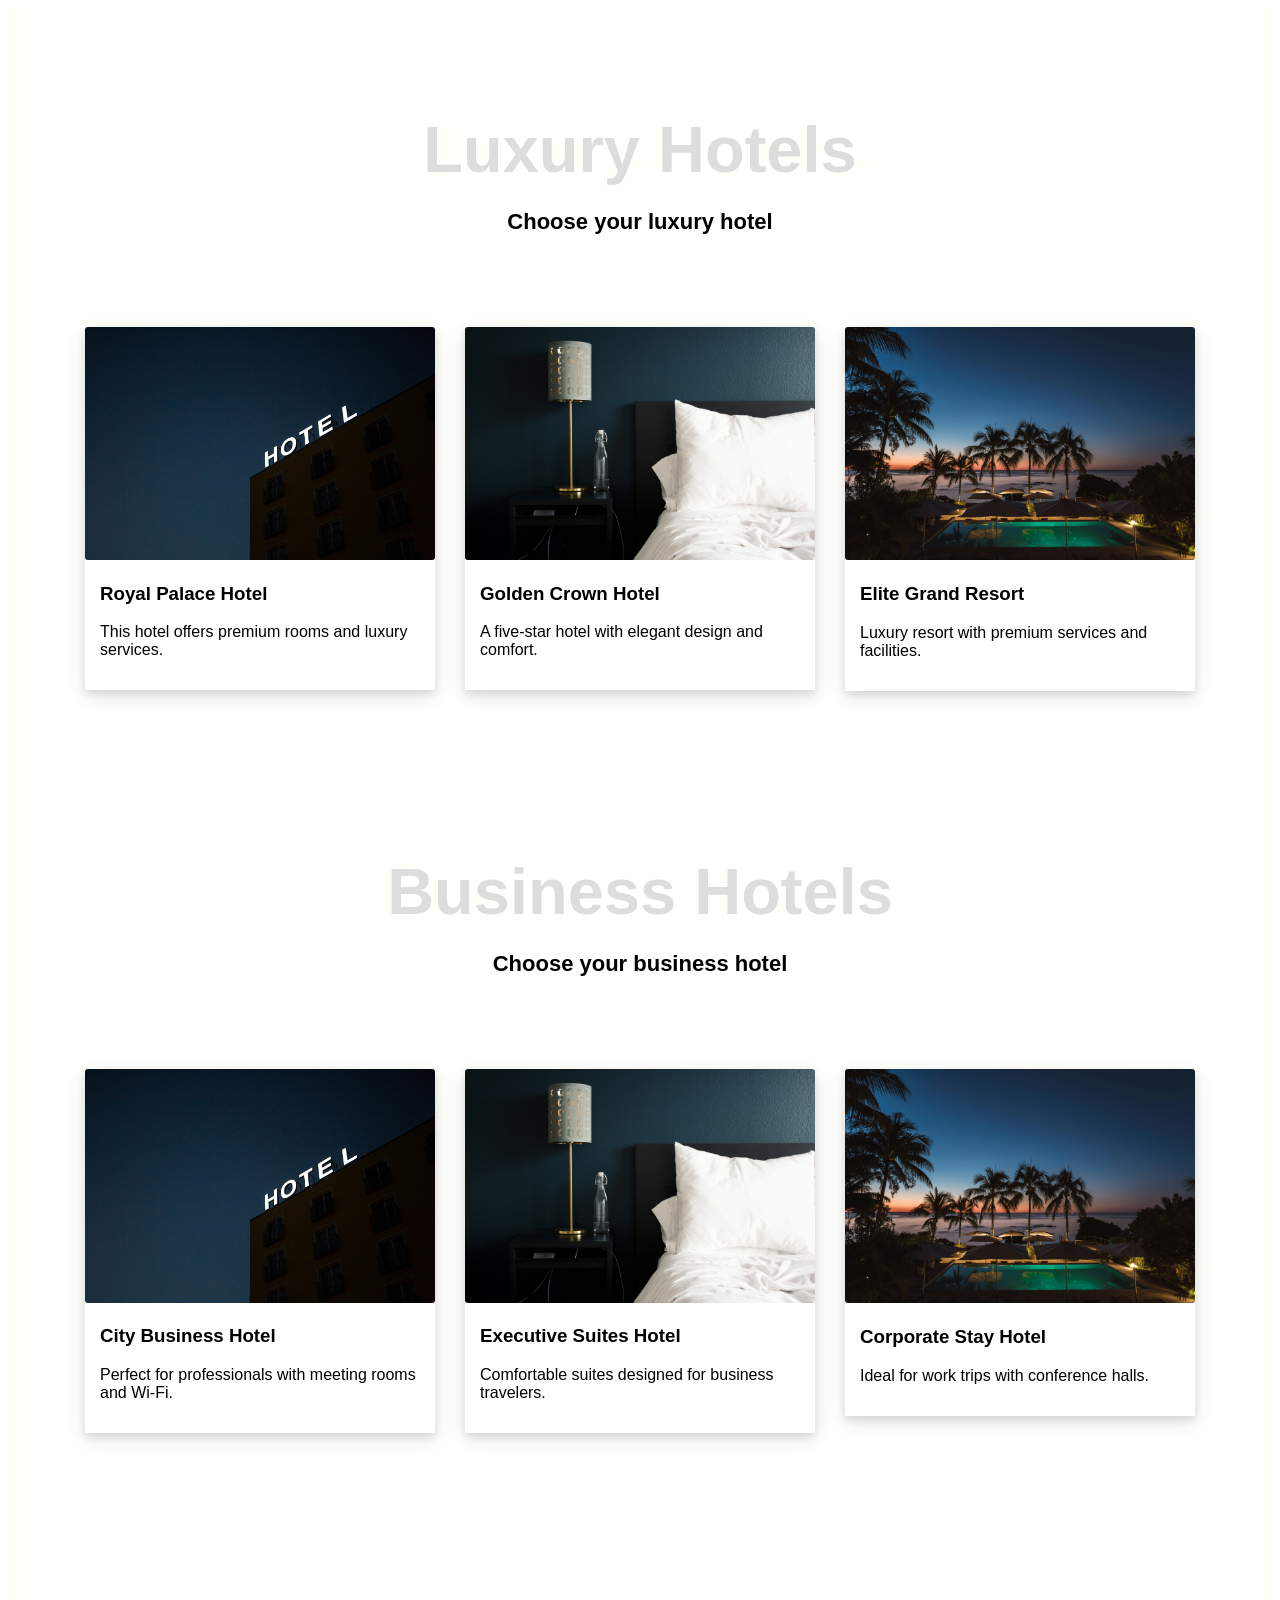
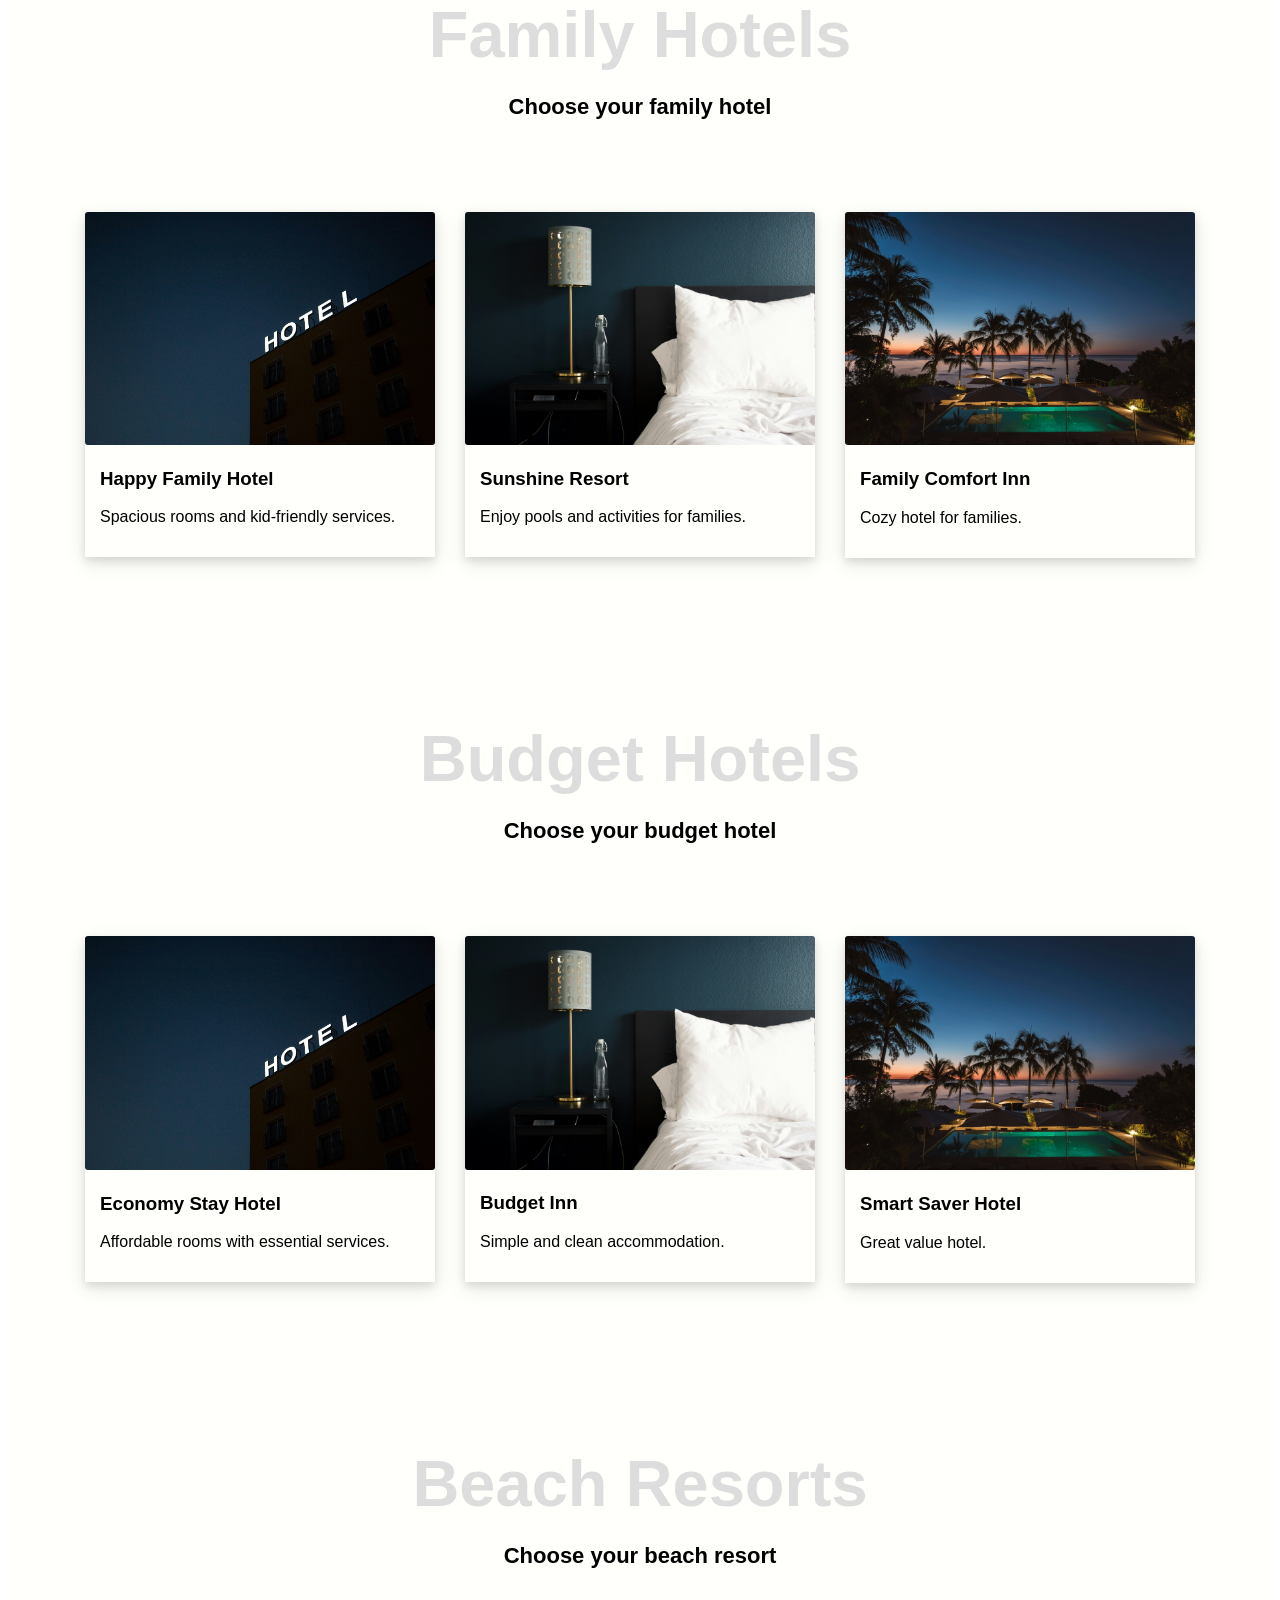
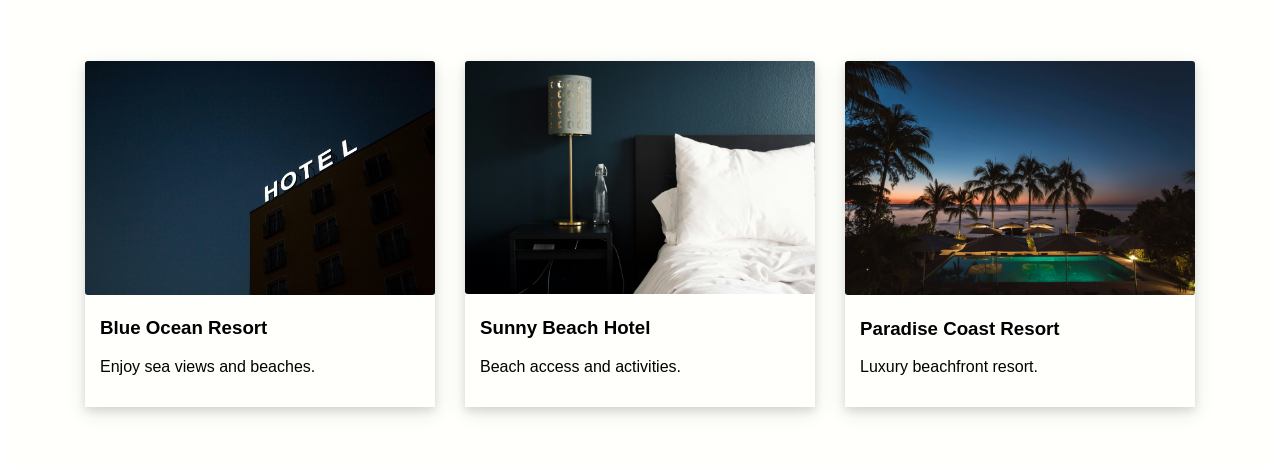
<file: hotels.html>
<!DOCTYPE html>
<html lang="en">
<head>
    <meta charset="UTF-8">
    <meta name="viewport" content="width=device-width, initial-scale=1.0">
    <title>Hotels</title>

    <link rel="stylesheet" href="css/HOTEL.css">
</head>
<body>


<div class="featurs-3">
    <div class="container">
        <h1 class="pro"> Luxury Hotels </h1>
        <p class="pro-1"><b>Choose your luxury hotel</b></p>
        <div class="protoflio">

            <a href="rooms.html?hotel=Royal Palace Hotel" style="text-decoration:none; color:inherit;">
                <div class="feat-1">
                    <img src="images/marten-bjork-n_IKQDCyrG0-unsplash.jpg" class="one">
                    <div class="text">
                        <h3>Royal Palace Hotel</h3>
                        <p>This hotel offers premium rooms and luxury services.</p>
                    </div>
                </div>
            </a>

            <a href="rooms.html?hotel=Golden Crown Hotel" style="text-decoration:none; color:inherit;">
                <div class="feat-1">
                    <img src="images/rhema-kallianpur-uocSnWMhnAs-unsplash.jpg" class="one">
                    <div class="text">
                        <h3>Golden Crown Hotel</h3>
                        <p>A five-star hotel with elegant design and comfort.</p>
                    </div>
                </div>
            </a>

            <a href="rooms.html?hotel=Elite Grand Resort" style="text-decoration:none; color:inherit;">
                <div class="feat-1">
                    <img src="images/jorg-angeli-1tyuLfDOnG0-unsplash.jpg" class="one">
                    <div class="text">
                        <h3>Elite Grand Resort</h3>
                        <p>Luxury resort with premium services and facilities.</p>
                    </div>
                </div>
            </a>

        </div>
    </div>
</div>



<div class="featurs-3">
    <div class="container">
        <h1 class="pro"> Business Hotels </h1>
        <p class="pro-1"><b>Choose your business hotel</b></p>
        <div class="protoflio">

            <a href="rooms.html?hotel=City Business Hotel" style="text-decoration:none; color:inherit;">
                <div class="feat-1">
                    <img src="images/marten-bjork-n_IKQDCyrG0-unsplash.jpg" class="one">
                    <div class="text">
                        <h3>City Business Hotel</h3>
                        <p>Perfect for professionals with meeting rooms and Wi-Fi.</p>
                    </div>
                </div>
            </a>

            <a href="rooms.html?hotel=Executive Suites Hotel" style="text-decoration:none; color:inherit;">
                <div class="feat-1">
                    <img src="images/rhema-kallianpur-uocSnWMhnAs-unsplash.jpg" class="one">
                    <div class="text">
                        <h3>Executive Suites Hotel</h3>
                        <p>Comfortable suites designed for business travelers.</p>
                    </div>
                </div>
            </a>

            <a href="rooms.html?hotel=Corporate Stay Hotel" style="text-decoration:none; color:inherit;">
                <div class="feat-1">
                    <img src="images/jorg-angeli-1tyuLfDOnG0-unsplash.jpg" class="one">
                    <div class="text">
                        <h3>Corporate Stay Hotel</h3>
                        <p>Ideal for work trips with conference halls.</p>
                    </div>
                </div>
            </a>

        </div>
    </div>
</div>



<div class="featurs-3">
    <div class="container">
        <h1 class="pro"> Family Hotels </h1>
        <p class="pro-1"><b>Choose your family hotel</b></p>
        <div class="protoflio">

            <a href="rooms.html?hotel=Happy Family Hotel" style="text-decoration:none; color:inherit;">
                <div class="feat-1">
                    <img src="images/marten-bjork-n_IKQDCyrG0-unsplash.jpg" class="one">
                    <div class="text">
                        <h3>Happy Family Hotel</h3>
                        <p>Spacious rooms and kid-friendly services.</p>
                    </div>
                </div>
            </a>

            <a href="rooms.html?hotel=Sunshine Resort" style="text-decoration:none; color:inherit;">
                <div class="feat-1">
                    <img src="images/rhema-kallianpur-uocSnWMhnAs-unsplash.jpg" class="one">
                    <div class="text">
                        <h3>Sunshine Resort</h3>
                        <p>Enjoy pools and activities for families.</p>
                    </div>
                </div>
            </a>

            <a href="rooms.html?hotel=Family Comfort Inn" style="text-decoration:none; color:inherit;">
                <div class="feat-1">
                    <img src="images/jorg-angeli-1tyuLfDOnG0-unsplash.jpg" class="one">
                    <div class="text">
                        <h3>Family Comfort Inn</h3>
                        <p>Cozy hotel for families.</p>
                    </div>
                </div>
            </a>

        </div>
    </div>
</div>



<div class="featurs-3">
    <div class="container">
        <h1 class="pro"> Budget Hotels </h1>
        <p class="pro-1"><b>Choose your budget hotel</b></p>
        <div class="protoflio">

            <a href="rooms.html?hotel=Economy Stay Hotel" style="text-decoration:none; color:inherit;">
                <div class="feat-1">
                    <img src="images/marten-bjork-n_IKQDCyrG0-unsplash.jpg" class="one">
                    <div class="text">
                        <h3>Economy Stay Hotel</h3>
                        <p>Affordable rooms with essential services.</p>
                    </div>
                </div>
            </a>

            <a href="rooms.html?hotel=Budget Inn" style="text-decoration:none; color:inherit;">
                <div class="feat-1">
                    <img src="images/rhema-kallianpur-uocSnWMhnAs-unsplash.jpg" class="one">
                    <div class="text">
                        <h3>Budget Inn</h3>
                        <p>Simple and clean accommodation.</p>
                    </div>
                </div>
            </a>

            <a href="rooms.html?hotel=Smart Saver Hotel" style="text-decoration:none; color:inherit;">
                <div class="feat-1">
                    <img src="images/jorg-angeli-1tyuLfDOnG0-unsplash.jpg" class="one">
                    <div class="text">
                        <h3>Smart Saver Hotel</h3>
                        <p>Great value hotel.</p>
                    </div>
                </div>
            </a>

        </div>
    </div>
</div>



<div class="featurs-3">
    <div class="container">
        <h1 class="pro"> Beach Resorts </h1>
        <p class="pro-1"><b>Choose your beach resort</b></p>
        <div class="protoflio">

            <a href="rooms.html?hotel=Blue Ocean Resort" style="text-decoration:none; color:inherit;">
                <div class="feat-1">
                    <img src="images/marten-bjork-n_IKQDCyrG0-unsplash.jpg" class="one">
                    <div class="text">
                        <h3>Blue Ocean Resort</h3>
                        <p>Enjoy sea views and beaches.</p>
                    </div>
                </div>
            </a>

            <a href="rooms.html?hotel=Sunny Beach Hotel" style="text-decoration:none; color:inherit;">
                <div class="feat-1">
                    <img src="images/rhema-kallianpur-uocSnWMhnAs-unsplash.jpg" class="one">
                    <div class="text">
                        <h3>Sunny Beach Hotel</h3>
                        <p>Beach access and activities.</p>
                    </div>
                </div>
            </a>

            <a href="rooms.html?hotel=Paradise Coast Resort" style="text-decoration:none; color:inherit;">
                <div class="feat-1">
                    <img src="images/jorg-angeli-1tyuLfDOnG0-unsplash.jpg" class="one">
                    <div class="text">
                        <h3>Paradise Coast Resort</h3>
                        <p>Luxury beachfront resort.</p>
                    </div>
                </div>
            </a>

        </div>
    </div>
</div>

</body>
</html>
</file>
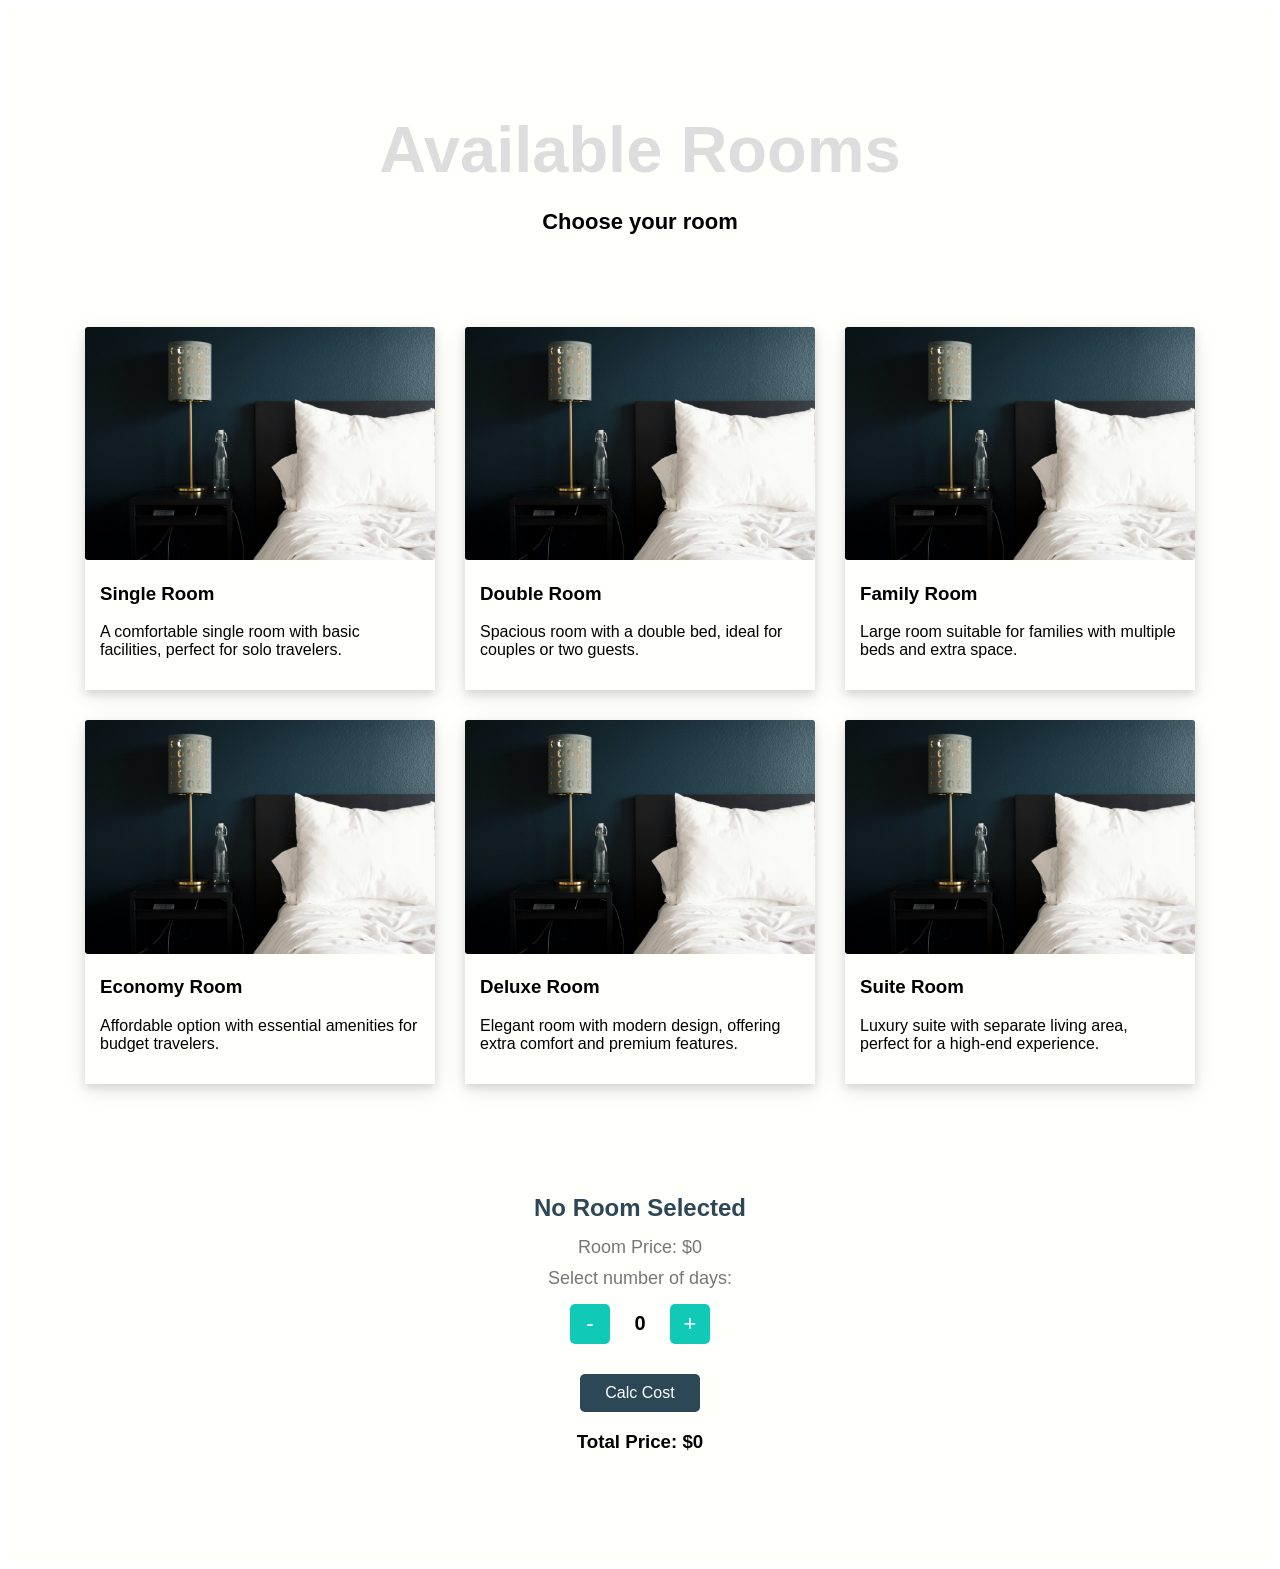
<file: rooms.html>
<!DOCTYPE html>
<html lang="en">
<head>
    <meta charset="UTF-8">
    <meta name="viewport" content="width=device-width, initial-scale=1.0">
    <title>Rooms</title>

    <link rel="stylesheet" href="css/HOTEL.css">
</head>

<body>

<div class="featurs-3">
    <div class="container">
        <h1 class="pro" id="title"> Available Rooms </h1>
        <p class="pro-1"><b>Choose your room</b></p>

        <div class="protoflio">

            <div class="feat-1">
                <img src="images/rhema-kallianpur-uocSnWMhnAs-unsplash.jpg" class="one">
                <div class="text">
                    <h3>Single Room</h3>
                    <p>A comfortable single room with basic facilities, perfect for solo travelers.</p>
                </div>
            </div> 

            <div class="feat-1">
                <img src="images/rhema-kallianpur-uocSnWMhnAs-unsplash.jpg" class="one">
                <div class="text">
                    <h3>Double Room</h3>
                    <p>Spacious room with a double bed, ideal for couples or two guests.</p>
                </div>
            </div>

            <div class="feat-1">
                <img src="images/rhema-kallianpur-uocSnWMhnAs-unsplash.jpg" class="one">
                <div class="text">
                    <h3>Family Room</h3>
                    <p>Large room suitable for families with multiple beds and extra space.</p>
                </div>
            </div>

            <div class="feat-1">
                <img src="images/rhema-kallianpur-uocSnWMhnAs-unsplash.jpg" class="one">
                <div class="text">
                    <h3>Economy Room</h3>
                    <p>Affordable option with essential amenities for budget travelers.</p>
                </div>
            </div>

            <div class="feat-1">
                <img src="images/rhema-kallianpur-uocSnWMhnAs-unsplash.jpg" class="one">
                <div class="text">
                    <h3>Deluxe Room</h3>
                    <p>Elegant room with modern design, offering extra comfort and premium features.</p>
                </div>
            </div>

            <div class="feat-1">
                <img src="images/rhema-kallianpur-uocSnWMhnAs-unsplash.jpg" class="one">
                <div class="text">
                    <h3>Suite Room</h3>
                    <p>Luxury suite with separate living area, perfect for a high-end experience.</p>
                </div>
            </div>

        </div>

        <div class="booking-box">

            <h2 id="roomName">No Room Selected</h2>

            <p>Room Price: $<span id="price">0</span></p>

            <p>Select number of days:</p>

            <div class="counter">
                <button onclick="decrease()">-</button>
                <span id="days">0</span>
                <button onclick="increase()">+</button>
            </div>

            <button onclick="calc()" class="calc-btn">Calc Cost</button>

            <h3>Total Price: $<span id="total">0</span></h3>

        </div>

    </div>
</div>

<script>
const params = new URLSearchParams(window.location.search);
const hotelName = params.get("hotel");

if (hotelName) {
    document.getElementById("title").innerText = "Available Rooms at " + hotelName;
}
</script>

<script>
let price = 0;
let days = 0;

document.querySelectorAll(".feat-1").forEach(room => {
    room.onclick = function () {

        document.querySelectorAll(".feat-1").forEach(r => r.classList.remove("active"));
        this.classList.add("active");

        let name = this.querySelector("h3").innerText;

        if (name === "Single Room") price = 50;
        else if (name === "Double Room") price = 80;
        else if (name === "Family Room") price = 120;
        else if (name === "Economy Room") price = 40;
        else if (name === "Deluxe Room") price = 150;
        else if (name === "Suite Room") price = 200;

        document.getElementById("roomName").innerText = name;
        document.getElementById("price").innerText = price;

        days = 0;
        document.getElementById("days").innerText = 0;
        document.getElementById("total").innerText = 0;
    }
});

function increase() {
    days++;
    document.getElementById("days").innerText = days;
}

function decrease() {
    if (days > 0) days--;
    document.getElementById("days").innerText = days;
}

function calc() {
    if (price === 0) {
        alert("Please select a room first");
        return;
    }

    document.getElementById("total").innerText = days * price;
}
</script>

</body>
</html>
</file>
<file: css/HOTEL.css>
* {
    -webkit-box-sizing: border-box;
    -moz-box-sizing: border-box;
    box-sizing: border-box;
}
:root {
    --main-color: #10CAB7;
    --sec-color: #2c4755;
}
body {
    font-family: "Work Sans", sans-serif;
}
/* Global Rules */
.container {
    padding-left: 15px;
    padding-right: 15px;
    margin-left: auto;
    margin-right: auto;
}
/* Small */
@media (min-width: 768px) {
    .container {
        width: 750px;
    }
}
/* Medium */
@media (min-width: 992px) {
    .container {
        width: 970px;
    }
/* Large */
}
@media (min-width: 1200px) {
    .container {
        width: 1170px;
    }
}
/* Start Header */
.header {
    padding: 20px;
}
.header .container {
    display: flex;
    justify-content: space-between;
    align-items: center;
    
}
.header .logo {
    width: 60px;
}
.header .links {
    position: relative;
}
.header .links .icon span:nth-child(2):hover {
    width: 100%;
}
.header .links .icon {
    width: 30px;
    display: flex;
    flex-wrap: wrap;
    justify-content: flex-end;
}
.header .links .icon span {
    background-color: #333;
    height: 2px;
    border-radius: 5px;
    margin-bottom: 5px;
}
.header .links .icon span:first-child {
    width: 100%;
}
.header .links .icon span:nth-child(2) {
    width: 60%;
    transition: 0.3s;
}
.header .links .icon span:last-child {
    width: 100%;
}
.header .links ul {
    list-style: none;
    margin: 0px;
    padding: 0px;
    position: absolute;
    right: 0;
    min-width: 200px;
    background-color: #eee;
    border-radius: 2px;
    top: calc(100% + 15px);
    display: none;
    z-index: 1;
}
.header .links ul {
    display: none;
}

.header .links ul.show {
    display: block;
}
.header .links ul::before{
    content: "";
    border-width: 10px;
    border-color: transparent transparent #eee transparent;
    border-style: solid;
    position: absolute;
    right:5px;
    top: -20px;
}
.header .links ul li a{
    text-decoration: none;
    padding: 15px;
    color: #333;
    display: block;
    transition: 0.3s;
    font-weight: bold;
}
.header .links ul li a:hover{
    padding-left: 20px;
}
.header .links ul li:not(:last-child) a{
    border-bottom: 2px solid #ddd;
}   
/* End Header */

/* Start Landing */
.landing {
    background-image: url('../images/structure-abstract-background-with-copy-space.jpg');
    background-size: cover;
    /* background-position-y: -38px; */
    height: calc(100vh - 32px);
    position: relative;
}
.landing .intro-text {
    position: absolute;
    top: 50%;
    left: 50%;
    transform: translate(-50% , -50%);
    text-align: center;
    width: 320px;
    max-width: 100%;
}
.landing .intro-text h1{
    margin: 0;
    position: absolute;
    color: var(--main-color);
    font-size: 50px;
    top: -65px;
    animation-name: example;
    animation-duration: 3s;
    animation-iteration-count: infinite;
    animation-timing-function: linear;
}
@keyframes example {
    0% {
        margin-bottom: 0;
        font-size: 50px;
    }
    50% {
        margin-bottom: 30px;
        font-size: 53px;
    }
    100% {
        margin-bottom: 0;
        font-size: 50px;
    }
}
.landing .intro-text p{
    position: absolute;
    font-size: 19px;
    line-height: 1.8;
}
/* End Landing */

/* Start featurs-1 */
.featurs {
    padding-top: 60px;
    padding-bottom: 60px;
    background-color: #fffffc;
    position: relative;
}
.featurs .container{
    display: grid;
    grid-template-columns: repeat(auto-fit ,minmax(300px ,350px));
    justify-content: center;
    gap: 20px;
}
.featurs .feat{
    padding: 20px;
    text-align: center;
    box-shadow: 0 4px 8px 0 rgba(0, 0, 0, 0.1), 0 6px 20px 0 rgba(0, 0, 0, 0.1);
}
.featurs .feat i{
    font-size: 50px;
    padding-bottom: 18px;
    color: var(--main-color);
    transition: 0.8s;
}
.featurs .feat i:hover{
    font-size: 60px;
}
.featurs .feat p{
    line-height: 1.8;
    color: #777;
    font-size: 17px;
}
.featurs .feat h3{
    font-weight: 800;
}
/* End Featurs-1*/

/* Start Featurs-2*/
.featurs-2
{
    padding-top: 60px;
    padding-bottom: 60px;
    background-color: #fffffc;
}
.featurs-2 .services-content {
    display: grid;
    grid-template-columns: repeat(auto-fill ,minmax(300px ,1fr));
    grid-gap: 30px;
}
.special {
    color: #ddd;
    font-size: 65px;
    text-align: center;
    margin-bottom: 0;
}
.special-1 {
    text-align: center;
    font-size: 22px;
    padding-bottom: 100px;
}
.back {
    width: 70.5%;
}
.featurs-2 .content {
    padding-top: 0;
}
.featurs-2 .services-content .content-3 .images {
text-align: center;
position: relative;
z-index: 2;
}
.featurs-2 .services-content .content-3 .images::before {
    content: "";
    position: absolute;
    background-color: var(--sec-color);
    width: 100px;
    height: calc(100% + 60px);
    top: -35px;
    right: 15px;
    z-index: -1;
}
@media (max-width: 1199px) {
    .featurs-2 .services-content .content-3 .images {
        display: none;
    }
}
.featurs-2 .services-content .srv {
    display: flex;
    margin-bottom: 20px;
}
.featurs-2 .services-content .srv i{
    font-size: 36px;
    color: var(--main-color);
    flex-basis: 60px;
    transition: 0.5s;
}
.featurs-2 .services-content .srv i:hover{
    font-size: 40px;
}
@media (max-width: 767px) {
    .featurs-2 .services-content .srv {
        flex-direction: column;
        text-align: center;
    }
}
.featurs-2 .services-content .srv .text{
    flex: 1;
}
.featurs-2 .services-content .srv .text h3{
    margin: 0;
    font-size: 22px;
    margin-bottom: 22px;
}
.featurs-2 .services-content .srv .text p{
    line-height: 1.8;
    color: #777;
    font-size: 17px;
}
/* End Featurs-2*/

/* Start Featurs-3*/
.featurs-3 {
    padding-top: 60px;
    padding-bottom: 60px;
    background-color: #fffffc;
}
.featurs-3 .protoflio {
    display: grid;
    grid-template-columns: repeat(auto-fit ,minmax(300px ,350px));
    justify-content: center; /* أهم سطر 👈🔥 */
    gap: 30px;
}
.pro {
    color: #ddd;
    font-size: 65px;
    text-align: center;
    margin-bottom: 0;
}
.pro-1 {
    text-align: center;
    font-size: 22px;
    padding-bottom: 70px;
}
.featurs-3 .protoflio img {
    text-align: center;
    border-radius: 3px;
    transition: 0.3s;
}
.featurs-3 .protoflio img:hover {
    filter: grayscale(2);
}

.one {
    width: 100%;
}
.featurs-3 .protoflio .text {
    padding: 15px;
    padding-top: 0;
}
.featurs-3 .feat-1 {
    box-shadow: 0 4px 8px 0 rgba(0, 0, 0, 0.1), 0 6px 20px 0 rgba(0, 0, 0, 0.1);
}
@media (max-width: 767px) {
    .featurs-3 .protoflio .feat-1 {
        flex-direction: column;
        text-align: center;
    }
}
/* End Featurs-3*/

/* Start About*/
.content {
    padding-top: 60px;
    padding-bottom: 60px;
    background-color: #fffffc;
}
.content .special-heading {
    color: #ddd;
    font-size: 65px;
    text-align: center;
    margin-bottom: 0;
}
.content .special-p {
    text-align: center;
    font-size: 22px;
    padding-bottom: 70px;
}
.info .label {
    font-size: 37px;
    font-weight: bolder;
    margin-bottom: 20px;
    color: var(--sec-color);
}
.info a {
    font-size: 32px;
    font-weight: bolder;
    padding-left: 24px;
    text-decoration: none;
    color: var(--main-color);
    transition: 0.3s;
}
.info a:hover{
    color: #0076b1;
}
.social {
    display: flex;
    flex-wrap: nowrap;
    align-items: center;
    gap: 20px;
    margin-top: 20px;
    font-size: 16px;
    padding-left: 36px;
    font-weight: 500;
}
@media (max-width: 767px) {
    .content .container .info {
        flex-direction: column;
        text-align: center;
        margin: 5px auto;
    }
    .content .container .info a {
        padding: 0;
    }
    .content .container .social {
        justify-content: center;
        align-items: center;
        padding-left: 0;
    }
}
.footer {
    background-color: var(--sec-color);
    color: white;
    margin: 0;
    height: 59PX;
    text-align: center;
}
.footer p {
    margin-bottom: 0px;
    display: flex;
    align-items: center;
    justify-content: center;
    padding-top: 20px;
}
.footer p span a{
    text-decoration: none;
    color: var(--main-color);
}
@media (max-width: 767px) {
    .footer .container .p {
        flex-direction: column;
        text-align: center;
        margin: 2px;
    }
}
/* End About*/
.booking-box {
    margin-top: 60px;
    padding: 30px;
    text-align: center;
    background-color: #fffffc;
}

.booking-box h2 {
    color: var(--sec-color);
    margin-bottom: 15px;
}

.booking-box p {
    font-size: 18px;
    color: #777;
    margin: 10px 0;
}

.counter {
    display: flex;
    justify-content: center;
    align-items: center;
    gap: 15px;
    margin: 15px 0;
}

.counter button {
    width: 40px;
    height: 40px;
    border: none;
    background-color: var(--main-color);
    color: white;
    font-size: 22px;
    cursor: pointer;
    border-radius: 5px;
    transition: 0.3s;
}

.counter button:hover {
    opacity: 0.8;
}

.counter span {
    font-size: 20px;
    font-weight: bold;
    min-width: 30px;
}

.calc-btn {
    margin-top: 15px;
    padding: 10px 25px;
    border: none;
    background-color: var(--sec-color);
    color: white;
    font-size: 16px;
    cursor: pointer;
    border-radius: 5px;
    transition: 0.3s;
}

.calc-btn:hover {
    opacity: 0.85;
}

.feat-1 {
    cursor: pointer;
}

.feat-1.active {
    border: 3px solid var(--main-color);
    transform: scale(1.04);
    transition: 0.3s;
}
</file>
